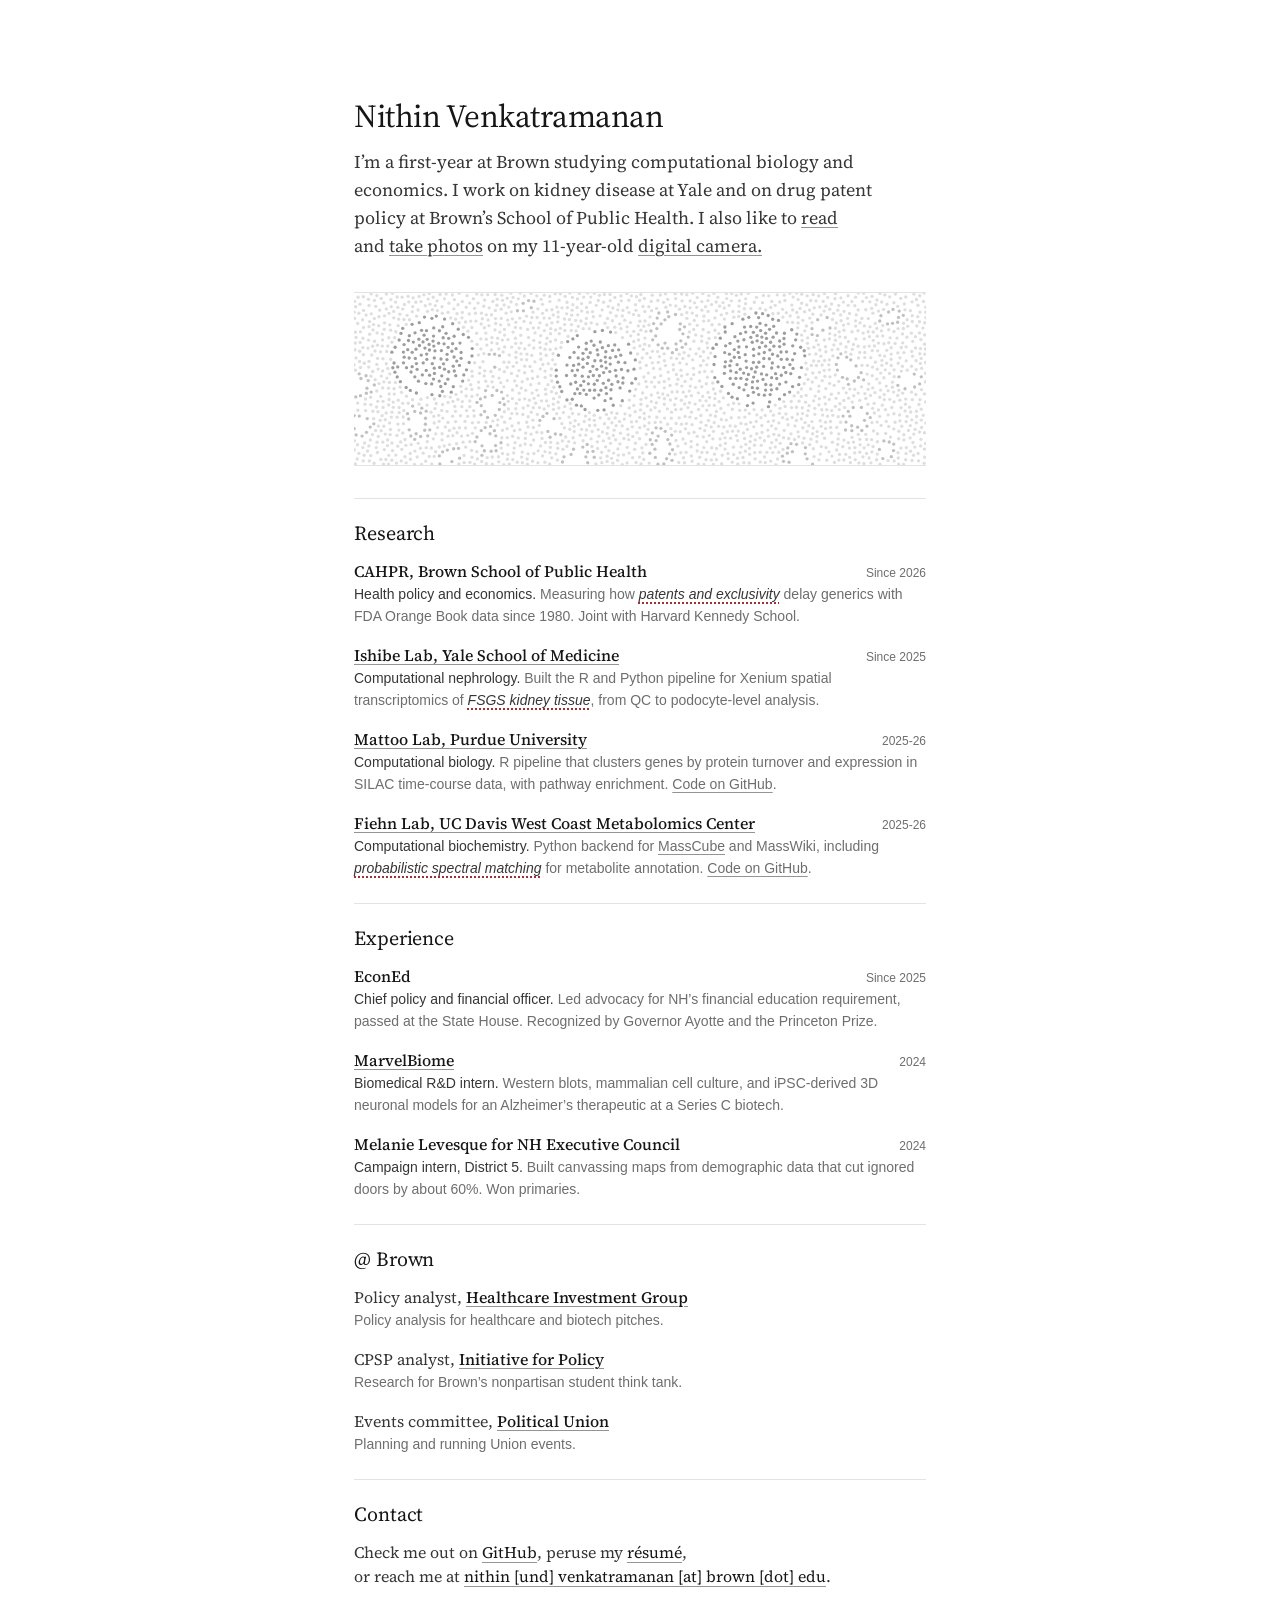
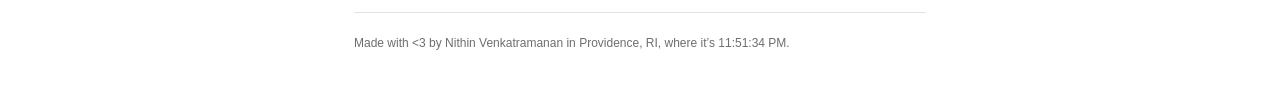
<file: index.html>
<!doctype html>
<html lang="en">

<head>
  <meta charset="utf-8">
  <meta name="viewport" content="width=device-width, initial-scale=1">
  <title>Nithin Venkatramanan</title>
  <meta name="description"
    content="Nithin Venkatramanan studies computational biology and economics at Brown University.">
  <meta name="author" content="Nithin Venkatramanan">
  <meta property="og:type" content="website">
  <meta property="og:title" content="Nithin Venkatramanan">
  <meta property="og:description" content="Computational biology and economics at Brown University.">
  <meta property="og:image" content="https://nvenk.com/assets/og.png?v=2">
  <meta name="twitter:card" content="summary_large_image">
  <meta name="theme-color" content="#ffffff">
  <link rel="icon" href="favicon.svg?v=nv2" type="image/svg+xml">
  <link rel="preconnect" href="https://fonts.googleapis.com">
  <link rel="preconnect" href="https://fonts.gstatic.com" crossorigin>
  <link rel="stylesheet"
    href="https://fonts.googleapis.com/css2?family=Source+Serif+4:ital,opsz,wght@0,8..60,400..500;1,8..60,400..500&display=swap">
  <link rel="stylesheet" href="assets/site.css?v=32">
  <script src="assets/figures.js?v=38" defer></script>
</head>

<body>
  <main class="page">

    <h1 class="name">Nithin Venkatramanan</h1>
    <p class="bio" data-reveal>I&rsquo;m a first-year at Brown studying computational biology and economics. I work on kidney
      disease at Yale and on drug patent policy at Brown&rsquo;s School of Public Health. I also like to <button class="reveal" type="button" aria-expanded="false"
        aria-controls="reading">read</button><br><span class="note" id="reading" hidden><span class="note-in">Currently reading: <a
          href="https://www.goodreads.com/en/book/show/60784368-once-upon-a-prime" target="_blank"
          rel="noreferrer">Once Upon a Prime: The Wondrous Connections Between Mathematics and Literature</a> by Sarah B.
        Hart</span></span> and <a href="photos.html">take&nbsp;photos</a> on my 11-year-old <button class="reveal" type="button" aria-expanded="false" aria-controls="camera">digital camera.</button><span
        class="note" id="camera" hidden><span class="note-in">The Canon PowerShot ELPH 170 IS is <span data-age>11 years and 0 days</span> old.</span></span></p>

    <a class="hero" href="tissue.html" data-fig="hero" aria-label="Open the interactive kidney section"><span
        class="hero-plate" data-plate></span></a>

    <section class="sec" aria-labelledby="h-research">
      <h2 id="h-research">Research</h2>
      <div class="entry">
        <div class="entry-head" style="flex-wrap: nowrap">
          <h3 class="org">CAHPR, Brown School of Public Health</h3><span class="date">Since 2026</span>
        </div>
        <p class="desc"><span class="role">Health policy and economics.</span> Measuring how <a
            class="fig-link" href="exclusivity.html">patents and exclusivity</a> delay generics with FDA Orange Book
          data since 1980. Joint with Harvard Kennedy School.</p>
      </div>
      <div class="entry">
        <div class="entry-head" style="flex-wrap: nowrap">
          <h3 class="org"><a href="https://medicine.yale.edu/lab/ishibe/"
              target="_blank" rel="noreferrer">Ishibe Lab, Yale School of Medicine</a></h3><span class="date">Since
            2025</span>
        </div>
        <p class="desc"><span class="role">Computational nephrology.</span> Built the R and Python pipeline
          for Xenium spatial transcriptomics of <a class="fig-link" href="tissue.html">FSGS kidney tissue</a>, from QC
          to podocyte-level analysis.</p>
      </div>
      <div class="entry">
        <div class="entry-head" style="flex-wrap: nowrap">
          <h3 class="org"><a href="https://www.bio.purdue.edu/lab/mattoo/"
              target="_blank" rel="noreferrer">Mattoo Lab, Purdue University</a></h3><span class="date">2025-26</span>
        </div>
        <p class="desc"><span class="role">Computational biology.</span> R pipeline that clusters genes by
          protein turnover and expression in SILAC time-course data, with pathway enrichment. <a
            href="https://github.com/ninv29/MattooLabWork"
            target="_blank" rel="noreferrer">Code on GitHub</a>.</p>
      </div>
      <div class="entry">
        <div class="entry-head" style="flex-wrap: nowrap">
          <h3 class="org"><a href="https://metabolomics.ucdavis.edu/fiehn-laboratory-untargeted-metabolomics" target="_blank" rel="noreferrer">Fiehn Lab, UC Davis West Coast Metabolomics Center</a></h3><span class="date">2025-26</span>
        </div>
        <p class="desc"><span class="role">Computational biochemistry.</span> Python backend for <a
            href="https://github.com/huaxuyu/masscube" target="_blank"
            rel="noreferrer">MassCube</a> and MassWiki, including <a class="fig-link" href="spectra.html">probabilistic
            spectral matching</a> for metabolite annotation. <a href="https://github.com/ninv29/FiehnLabWork" target="_blank" rel="noreferrer">Code on GitHub</a>.</p>
      </div>
    </section>

    <section class="sec" aria-labelledby="h-experience">
      <h2 id="h-experience">Experience</h2>
      <div class="entry">
        <div class="entry-head">
          <h3 class="org">EconEd</h3><span class="date">Since 2025</span>
        </div>
        <p class="desc"><span class="role">Chief policy and financial officer.</span> Led advocacy for NH&rsquo;s
          financial education requirement, passed at the State House. Recognized by Governor Ayotte and the Princeton
          Prize.</p>
      </div>
      <div class="entry">
        <div class="entry-head">
          <h3 class="org"><a href="https://www.marvelbiome.com/"
              target="_blank" rel="noreferrer">MarvelBiome</a></h3><span class="date">2024</span>
        </div>
        <p class="desc"><span class="role">Biomedical R&amp;D intern.</span> Western blots, mammalian cell culture, and
          iPSC-derived 3D neuronal models for an Alzheimer&rsquo;s therapeutic at a Series C biotech.</p>
      </div>
      <div class="entry">
        <div class="entry-head" style="flex-wrap: nowrap">
          <h3 class="org">Melanie Levesque for NH Executive Council</h3><span class="date">2024</span>
        </div>
        <p class="desc"><span class="role">Campaign intern, District 5.</span> Built canvassing maps from demographic
          data that cut ignored doors by about 60%. Won primaries.</p>
      </div>
    </section>

    <section class="sec" aria-labelledby="h-brown">
      <h2 id="h-brown">@ Brown</h2>
      <div class="entry">
        <h3 class="org"><span class="at">Policy analyst,</span> <a
            href="https://www.brownhealthcareinvestmentgroup.com/"
            target="_blank" rel="noreferrer">Healthcare Investment Group</a></h3>
        <p class="desc">Policy analysis for healthcare and biotech pitches.</p>
      </div>
      <div class="entry">
        <h3 class="org"><span class="at">CPSP analyst,</span> <a href="https://brownpolicy.org/" target="_blank" rel="noreferrer">Initiative for Policy</a></h3>
        <p class="desc">Research for Brown&rsquo;s nonpartisan student think tank.</p>
      </div>
      <div class="entry">
        <h3 class="org"><span class="at">Events committee,</span> <a href="https://www.brownpoliticalunion.org/" target="_blank" rel="noreferrer">Political Union</a></h3>
        <p class="desc">Planning and running Union events.</p>
      </div>
    </section>

    <section class="sec" aria-labelledby="h-contact">
      <h2 id="h-contact">Contact</h2>
      <p class="check">Check me out on <span class="rot" data-rotate><a href="https://github.com/ninv29" target="_blank"
            rel="noreferrer">GitHub</a></span>, peruse my <a class="mail" href="Nithin_Venkatramanan_ResumeNov26v3.pdf" target="_blank" rel="noreferrer" data-resume>r&eacute;sum&eacute;</a>,<br>or reach me at <a class="mail" data-mail>nithin [und] venkatramanan [at] brown [dot] edu</a>.</p>
    </section>

    <footer class="foot">
      <span data-clock>Made with &lt;3 by Nithin Venkatramanan in Providence, RI.</span>
    </footer>
  </main>
</body>

</html>
</file>
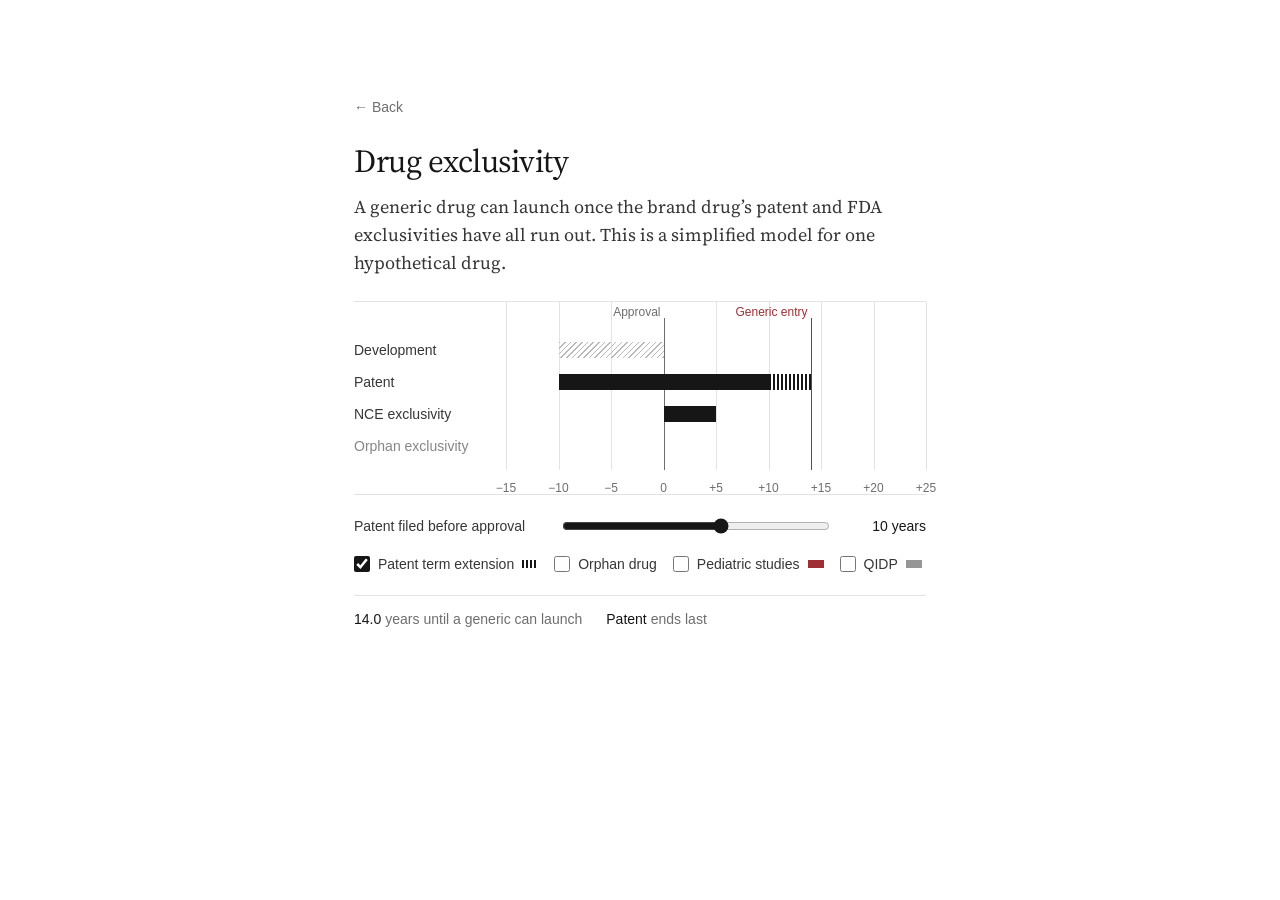
<file: exclusivity.html>
<!doctype html>
<html lang="en">
<head>
  <meta charset="utf-8">
  <meta name="viewport" content="width=device-width, initial-scale=1">
  <title>Drug exclusivity | Nithin Venkatramanan</title>
  <meta name="description" content="An interactive model of when a generic drug can launch.">
  <meta property="og:type" content="website">
  <meta property="og:title" content="Drug exclusivity">
  <meta property="og:description" content="An interactive model of when a generic drug can launch.">
  <meta property="og:image" content="https://nvenk.com/assets/og.png?v=2">
  <meta name="twitter:card" content="summary_large_image">
  <meta name="theme-color" content="#ffffff">
  <link rel="icon" href="favicon.svg?v=nv2" type="image/svg+xml">
  <link rel="preconnect" href="https://fonts.googleapis.com">
  <link rel="preconnect" href="https://fonts.gstatic.com" crossorigin>
  <link rel="stylesheet" href="https://fonts.googleapis.com/css2?family=Source+Serif+4:ital,opsz,wght@0,8..60,400..500;1,8..60,400..500&display=swap">
  <link rel="stylesheet" href="assets/site.css?v=32">
  <script src="assets/figures.js?v=38" defer></script>
</head>
<body>
  <main class="page">
    <a class="back" href="./" data-back><span aria-hidden="true">&larr;</span> Back</a>
    <h1 class="fig-title">Drug exclusivity</h1>
    <p class="lead">A generic drug can launch once the brand drug&rsquo;s patent and FDA exclusivities have all run out. This is a simplified model for one hypothetical drug.</p>
    <figure class="fig xfig" data-fig="exclusivity">
      <div class="plate">
        <div class="xgrid">
          <div class="xlines" data-lines></div>
          <div class="xrow" data-row="dev"><span>Development</span><div class="xtrack"><span class="xseg dev" data-seg="dev"></span></div></div>
          <div class="xrow" data-row="patent"><span>Patent</span><div class="xtrack"><span class="xseg base" data-seg="patent"></span><span class="xseg pte" data-seg="pte"></span><span class="xseg ped" data-seg="patent-ped"></span></div></div>
          <div class="xrow" data-row="nce"><span>NCE exclusivity</span><div class="xtrack"><span class="xseg base" data-seg="nce"></span><span class="xseg gain" data-seg="nce-gain"></span><span class="xseg ped" data-seg="nce-ped"></span></div></div>
          <div class="xrow" data-row="orphan"><span>Orphan exclusivity</span><div class="xtrack"><span class="xseg base" data-seg="orphan"></span><span class="xseg gain" data-seg="orphan-gain"></span><span class="xseg ped" data-seg="orphan-ped"></span></div></div>
        </div>
        <div class="xaxis" data-axis></div>
      </div>
      <div class="controls">
        <label class="ctl"><span>Patent filed before approval</span><input type="range" min="4" max="14" value="10" step="0.5" data-dev><output data-dev-out>10 years</output></label>
        <div class="checks">
          <label><input type="checkbox" data-opt="pte" checked> Patent term extension <i class="sw sw-pte"></i></label>
          <label><input type="checkbox" data-opt="orphan"> Orphan drug</label>
          <label><input type="checkbox" data-opt="ped"> Pediatric studies <i class="sw sw-ped"></i></label>
          <label><input type="checkbox" data-opt="gain"> QIDP <i class="sw sw-gain"></i></label>
        </div>
      </div>
      <div class="stats">
        <div><span class="stat-n"><span data-stat="entry">0.0</span><small>years</small></span><span class="stat-l">until a generic can launch</span></div>
        <div><span class="stat-n" data-stat="bind">Patent</span><span class="stat-l">ends last</span></div>
      </div>
    </figure>
  </main>
</body>
</html>
</file>
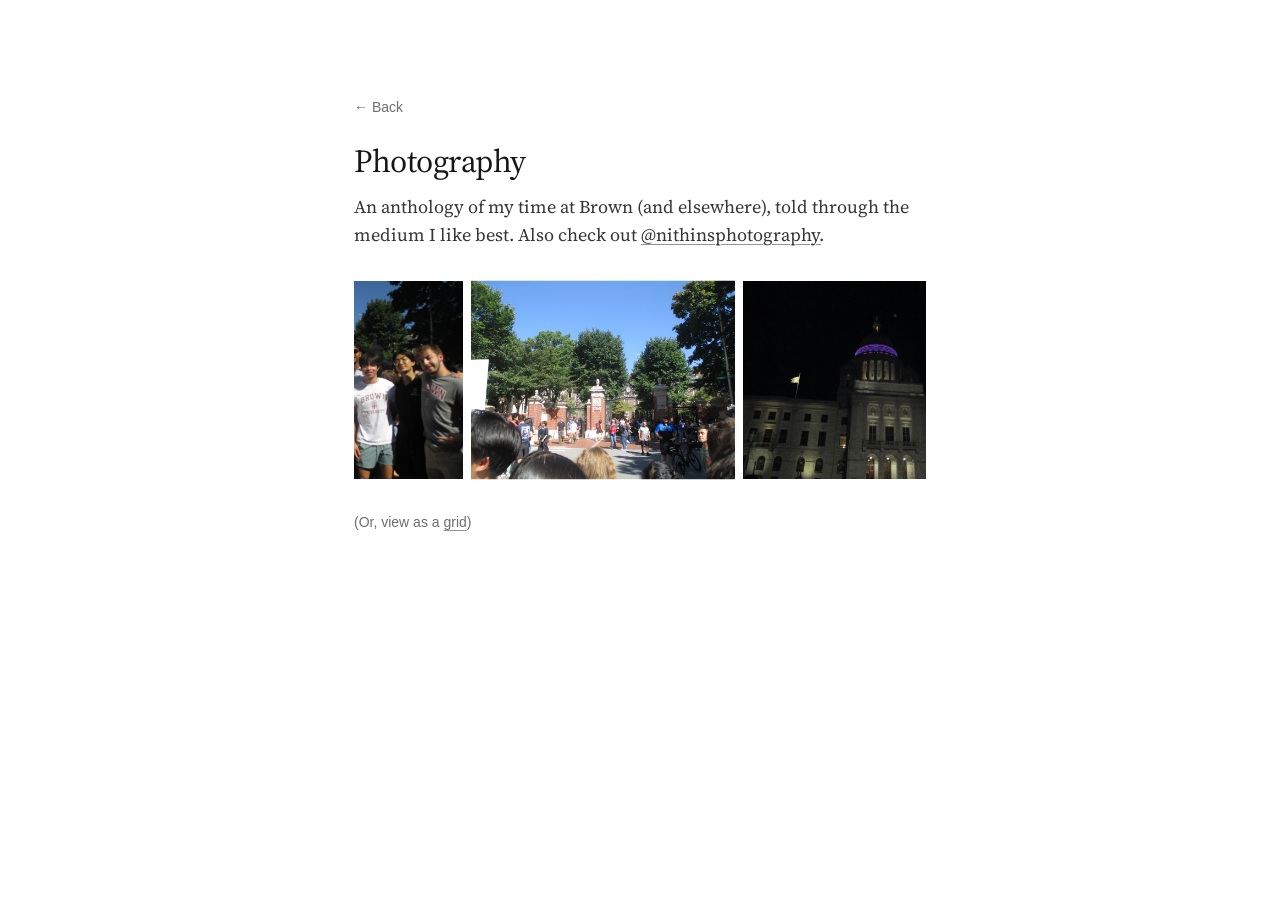
<file: photos.html>
<!doctype html>
<html lang="en">
<head>
  <meta charset="utf-8">
  <meta name="viewport" content="width=device-width, initial-scale=1">
  <title>Photography | Nithin Venkatramanan</title>
  <meta name="description" content="An anthology of Nithin Venkatramanan&rsquo;s time at Brown, told through photographs.">
  <meta property="og:type" content="website">
  <meta property="og:title" content="Photography">
  <meta property="og:description" content="An anthology of Nithin Venkatramanan&rsquo;s time at Brown, told through photographs.">
  <meta property="og:image" content="https://nvenk.com/assets/og.png?v=2">
  <meta name="twitter:card" content="summary_large_image">
  <meta name="theme-color" content="#ffffff">
  <link rel="icon" href="favicon.svg?v=nv2" type="image/svg+xml">
  <link rel="preconnect" href="https://fonts.googleapis.com">
  <link rel="preconnect" href="https://fonts.gstatic.com" crossorigin>
  <link rel="stylesheet" href="https://fonts.googleapis.com/css2?family=Source+Serif+4:ital,opsz,wght@0,8..60,400..500;1,8..60,400..500&display=swap">
  <link rel="stylesheet" href="assets/site.css?v=32">
  <script src="assets/figures.js?v=38" defer></script>
</head>
<body>
  <main class="page">
      <a class="back" href="./" data-back><span aria-hidden="true">&larr;</span> Back</a>
      <h1 class="fig-title">Photography</h1>
      <p class="lead">An anthology of my time at Brown (and elsewhere), told through the medium I like best. Also check out <a
          href="https://www.instagram.com/nithinsphotography/" target="_blank" rel="noreferrer">@nithinsphotography</a>.</p>
    <div class="reel" role="group" aria-label="Photographs from my time at Brown" data-reel>
        <figure class="shot"><img src="assets/photos/img-0410-960.jpg" data-full="assets/photos/img-0410-2048.jpg" width="960" height="720" alt="A crowd gathered at night under strings of lights, a lit building behind them" draggable="false" tabindex="0" role="button"></figure>
        <figure class="shot"><img src="assets/photos/img-0427-960.jpg" data-full="assets/photos/img-0427-2048.jpg" width="960" height="720" alt="A group of friends posing together in a room" draggable="false" tabindex="0" role="button"></figure>
        <figure class="shot"><img src="assets/photos/img-0442-960.jpg" data-full="assets/photos/img-0442-2048.jpg" width="960" height="720" alt="Five friends smiling outdoors on a sunny day" draggable="false" tabindex="0" role="button"></figure>
        <figure class="shot"><img src="assets/photos/img-0444-960.jpg" data-full="assets/photos/img-0444-2048.jpg" width="960" height="720" alt="A large group of students posing outdoors in the sun" draggable="false" tabindex="0" role="button"></figure>
        <figure class="shot"><img src="assets/photos/img-0446-960.jpg" data-full="assets/photos/img-0446-2048.jpg" width="960" height="720" alt="Students walking past brick campus gates under a blue sky" draggable="false" tabindex="0" role="button"></figure>
        <figure class="shot"><img src="assets/photos/img-0459-960.jpg" data-full="assets/photos/img-0459-2048.jpg" width="960" height="720" alt="A domed stone capitol building at night, its dome ringed with purple light" draggable="false" tabindex="0" role="button"></figure>
        <figure class="shot"><img src="assets/photos/img-0461-960.jpg" data-full="assets/photos/img-0461-2048.jpg" width="960" height="720" alt="Two friends taking a selfie at night in front of a lit stone building" draggable="false" tabindex="0" role="button"></figure>
        <figure class="shot"><img src="assets/photos/img-0464-960.jpg" data-full="assets/photos/img-0464-2048.jpg" width="960" height="720" alt="Students relaxing on a campus green at dusk, brick buildings and tall trees behind them" draggable="false" tabindex="0" role="button"></figure>
        <figure class="shot"><img src="assets/photos/img-0478-960.jpg" data-full="assets/photos/img-0478-2048.jpg" width="960" height="720" alt="A large group of friends in Brown sweatshirts posing together outside in the evening" draggable="false" tabindex="0" role="button"></figure>
        <figure class="shot"><img src="assets/photos/img-0479-960.jpg" data-full="assets/photos/img-0479-2048.jpg" width="960" height="720" alt="A pink and purple sunset sky framed by silhouetted trees and a lit streetlamp" draggable="false" tabindex="0" role="button"></figure>
        <figure class="shot"><img src="assets/photos/img-0480-960.jpg" data-full="assets/photos/img-0480-2048.jpg" width="960" height="720" alt="A floodlit football field during a night game in the rain, teams huddled on the sidelines" draggable="false" tabindex="0" role="button"></figure>
        <figure class="shot"><img src="assets/photos/img-0489-960.jpg" data-full="assets/photos/img-0489-2048.jpg" width="960" height="720" alt="A workroom with sewing machines and a whiteboard with Nithin&rsquo;s name written on it" draggable="false" tabindex="0" role="button"></figure>
        <figure class="shot"><img src="assets/photos/img-0508-960.jpg" data-full="assets/photos/img-0508-2048.jpg" width="960" height="720" alt="Looking through a vaulted stone archway toward an ornate red sandstone building on a sunny day" draggable="false" tabindex="0" role="button"></figure>
        <figure class="shot"><img src="assets/photos/img-0513-960.jpg" data-full="assets/photos/img-0513-2048.jpg" width="960" height="720" alt="A path between stone buildings, a castle-like tower, and a tall pine under a blue sky with autumn leaves on the grass" draggable="false" tabindex="0" role="button"></figure>
        <figure class="shot"><img src="assets/photos/img-0517-960.jpg" data-full="assets/photos/img-0517-2048.jpg" width="960" height="720" alt="Five friends in backpacks standing on a lawn in front of a stone campus building in autumn" draggable="false" tabindex="0" role="button"></figure>
        <figure class="shot"><img src="assets/photos/img-0523-960.jpg" data-full="assets/photos/img-0523-2048.jpg" width="960" height="720" alt="A smiling student in front of a stone building with a clock tower and an arched entrance" draggable="false" tabindex="0" role="button"></figure>
        <figure class="shot"><img src="assets/photos/img-0531-960.jpg" data-full="assets/photos/img-0531-2048.jpg" width="960" height="720" alt="Stone steps flanked by two bronze tiger statues leading up to a bare tree and a domed cupola" draggable="false" tabindex="0" role="button"></figure>
        <figure class="shot"><img src="assets/photos/img-hallo-960.jpg" data-full="assets/photos/img-hallo-2048.jpg" width="960" height="720" alt="Two friends in Halloween costumes, one in a lab coat and the other in an orange safety vest" draggable="false" tabindex="0" role="button"></figure>
    </div>
    <p class="reel-switch" hidden>(Or, view as a <button class="reveal" type="button" data-reel-switch>grid</button>)</p>
  </main>
</body>
</html>
</file>
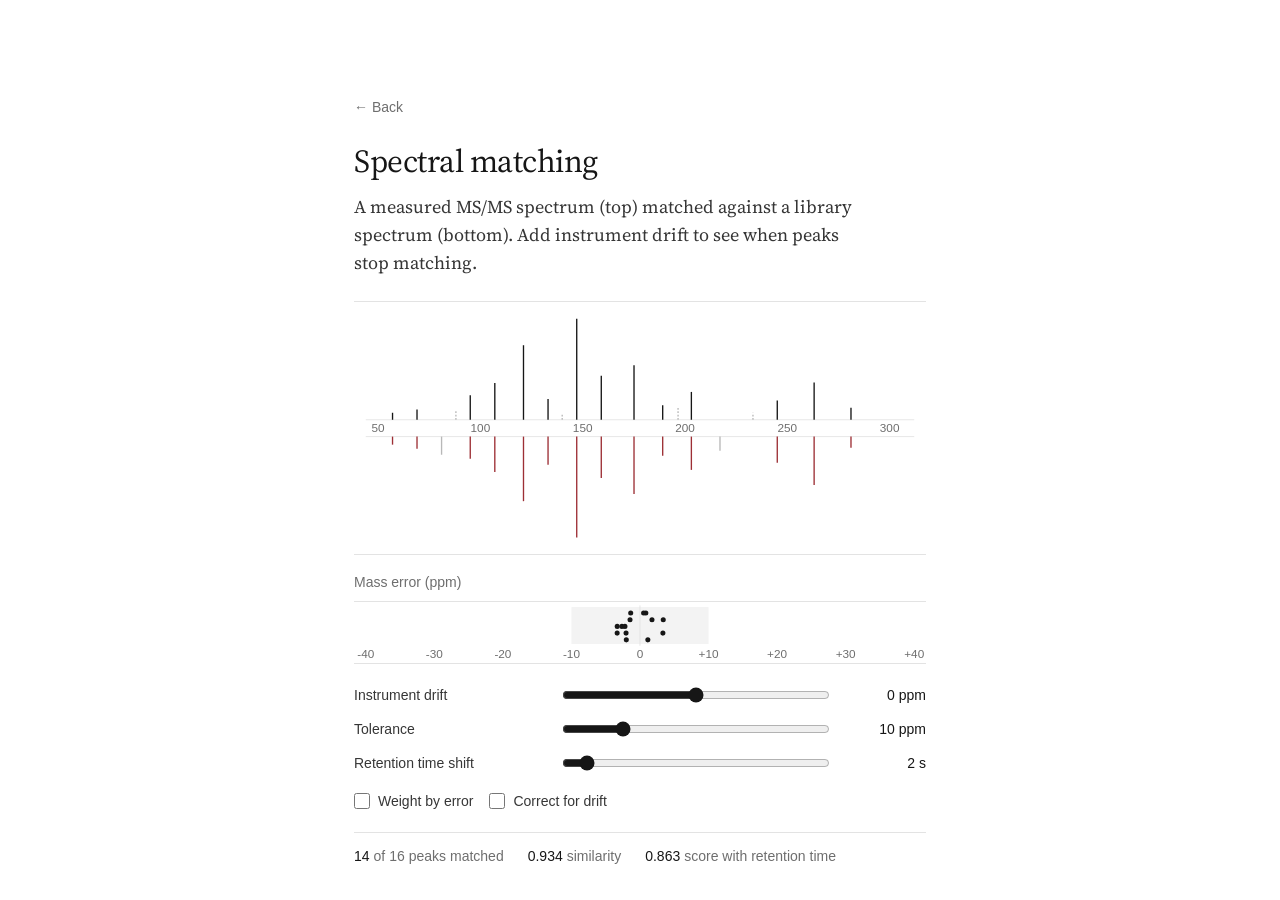
<file: spectra.html>
<!doctype html>
<html lang="en">
<head>
  <meta charset="utf-8">
  <meta name="viewport" content="width=device-width, initial-scale=1">
  <title>Spectral matching | Nithin Venkatramanan</title>
  <meta name="description" content="An interactive example of matching an MS/MS spectrum to a library spectrum.">
  <meta property="og:type" content="website">
  <meta property="og:title" content="Spectral matching">
  <meta property="og:description" content="An interactive example of matching an MS/MS spectrum to a library spectrum.">
  <meta property="og:image" content="https://nvenk.com/assets/og.png?v=2">
  <meta name="twitter:card" content="summary_large_image">
  <meta name="theme-color" content="#ffffff">
  <link rel="icon" href="favicon.svg?v=nv2" type="image/svg+xml">
  <link rel="preconnect" href="https://fonts.googleapis.com">
  <link rel="preconnect" href="https://fonts.gstatic.com" crossorigin>
  <link rel="stylesheet" href="https://fonts.googleapis.com/css2?family=Source+Serif+4:ital,opsz,wght@0,8..60,400..500;1,8..60,400..500&display=swap">
  <link rel="stylesheet" href="assets/site.css?v=32">
  <script src="assets/figures.js?v=38" defer></script>
</head>
<body>
  <main class="page">
    <a class="back" href="./" data-back><span aria-hidden="true">&larr;</span> Back</a>
    <h1 class="fig-title">Spectral matching</h1>
    <p class="lead">A measured MS/MS spectrum (top) matched against a library spectrum (bottom). Add instrument drift to see when peaks stop matching.</p>
    <figure class="fig spec" data-fig="spectra">
      <div class="plate" data-plate></div>
      <div class="fig-bar fig-bar-sub"><span>Mass error (ppm)</span><span data-offset></span></div>
      <div class="plate" data-err></div>
      <div class="controls">
        <label class="ctl"><span>Instrument drift</span><input type="range" min="-25" max="25" value="0" step="0.5" data-drift><output data-drift-out>0 ppm</output></label>
        <label class="ctl"><span>Tolerance</span><input type="range" min="2" max="40" value="10" step="0.5" data-tol><output data-tol-out>10 ppm</output></label>
        <label class="ctl"><span>Retention time shift</span><input type="range" min="0" max="30" value="2" step="0.5" data-rt><output data-rt-out>2 s</output></label>
        <div class="checks">
          <label><input type="checkbox" data-model> Weight by error</label>
          <label><input type="checkbox" data-recal> Correct for drift</label>
        </div>
      </div>
      <div class="stats">
        <div><span class="stat-n"><span data-stat="matched">0</span><small>of 16</small></span><span class="stat-l">peaks matched</span></div>
        <div><span class="stat-n" data-stat="cos">0.000</span><span class="stat-l">similarity</span></div>
        <div><span class="stat-n" data-stat="score">0.000</span><span class="stat-l">score with retention time</span></div>
      </div>
    </figure>
  </main>
</body>
</html>
</file>
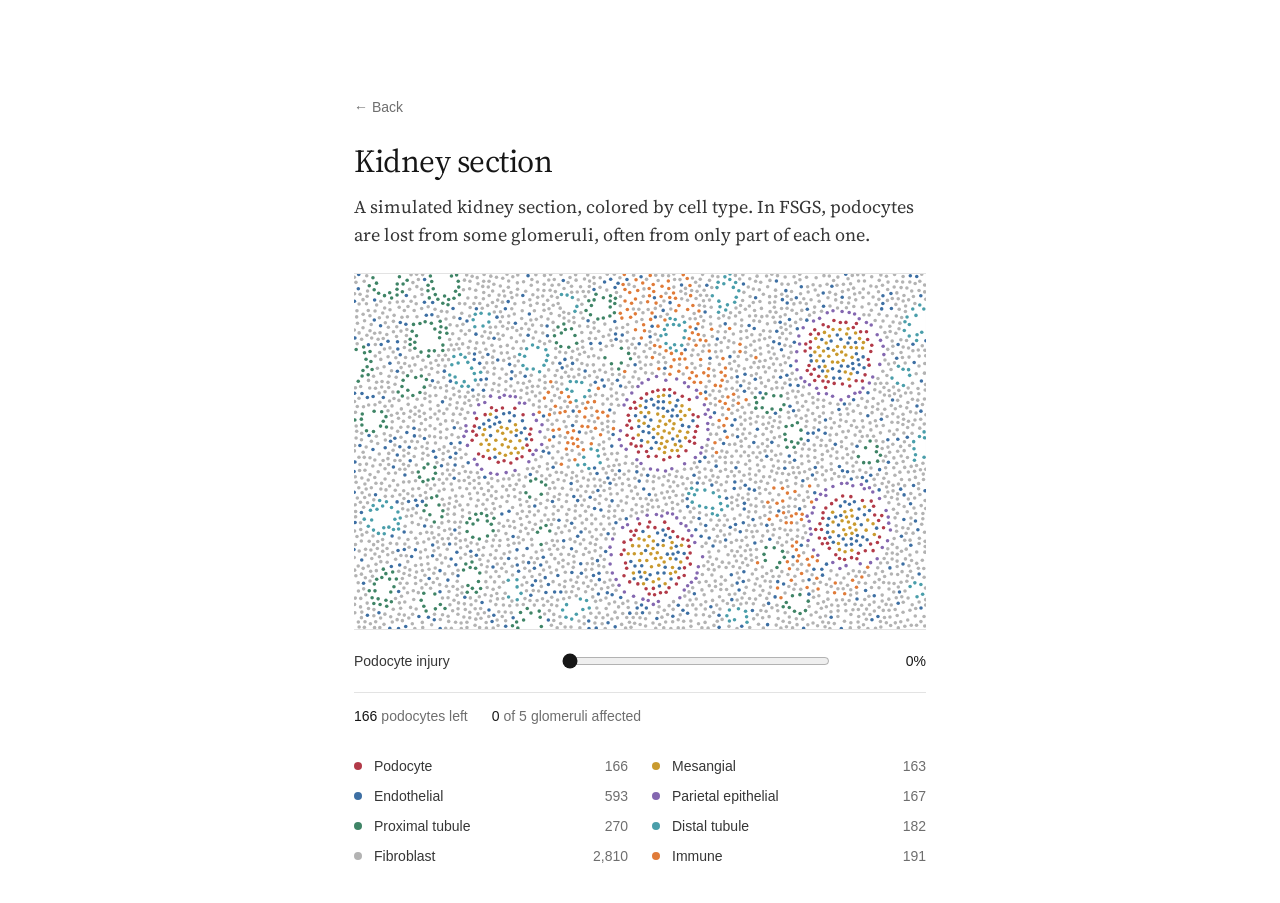
<file: tissue.html>
<!doctype html>
<html lang="en">
<head>
  <meta charset="utf-8">
  <meta name="viewport" content="width=device-width, initial-scale=1">
  <title>Kidney section | Nithin Venkatramanan</title>
  <meta name="description" content="An interactive simulated kidney section showing podocyte loss in FSGS.">
  <meta property="og:type" content="website">
  <meta property="og:title" content="Kidney section">
  <meta property="og:description" content="An interactive simulated kidney section showing podocyte loss in FSGS.">
  <meta property="og:image" content="https://nvenk.com/assets/og.png?v=2">
  <meta name="twitter:card" content="summary_large_image">
  <meta name="theme-color" content="#ffffff">
  <link rel="icon" href="favicon.svg?v=nv2" type="image/svg+xml">
  <link rel="preconnect" href="https://fonts.googleapis.com">
  <link rel="preconnect" href="https://fonts.gstatic.com" crossorigin>
  <link rel="stylesheet" href="https://fonts.googleapis.com/css2?family=Source+Serif+4:ital,opsz,wght@0,8..60,400..500;1,8..60,400..500&display=swap">
  <link rel="stylesheet" href="assets/site.css?v=32">
  <script src="assets/figures.js?v=38" defer></script>
</head>
<body>
  <main class="page">
    <a class="back" href="./" data-back><span aria-hidden="true">&larr;</span> Back</a>
    <h1 class="fig-title">Kidney section</h1>
    <p class="lead">A simulated kidney section, colored by cell type. In FSGS, podocytes are lost from some glomeruli, often from only part of each one.</p>
    <figure class="fig" data-fig="tissue">
      <div class="plate tissue-plate" data-plate><span class="tag" data-readout></span></div>
      <div class="controls">
        <label class="ctl"><span>Podocyte injury</span><input type="range" min="0" max="100" value="0" step="1" data-injury><output data-injury-out>0%</output></label>
      </div>
      <div class="stats">
        <div><span class="stat-n" data-stat="pods">0</span><span class="stat-l">podocytes left</span></div>
        <div><span class="stat-n"><span data-stat="gloms">0</span><small>of 5</small></span><span class="stat-l">glomeruli affected</span></div>
      </div>
      <ul class="legend" data-legend aria-label="Cell types"></ul>
    </figure>
  </main>
</body>
</html>
</file>
<file: assets/site.css>
/* Site styles. Spacing sits on a 4px scale; type uses the ramp below.
   Source Serif for headings and prose, Arial for details. */

:root {
  --paper: #ffffff;
  --ink: #161616;
  --ink-2: #363636;
  --muted: #6e6e6e;
  --faint: #b8b8b8;
  --rule: #e3e3e3;
  --wash: #f3f3f3;
  --line: #949494;
  --accent: #9d2f35;

  --c-pod: #b23a48;
  --c-mes: #c99a2e;
  --c-endo: #3d6fa3;
  --c-pec: #8467b0;
  --c-pt: #3f8466;
  --c-dt: #4a9eaa;
  --c-fib: #b3b3b3;
  --c-imm: #e07b39;
  --c-scl: #9a9a9a;

  --serif: "Source Serif 4", "Iowan Old Style", "Palatino Linotype", Palatino, Georgia, serif;
  --sans: Arial, "Helvetica Neue", Helvetica, sans-serif;
  --type-display: 400 32px/40px var(--serif);
  --type-title: 400 20px/28px var(--serif);
  --type-lead: 400 18px/28px var(--serif);
  --type-heading: 500 16px/24px var(--serif);
  --type-prose: 400 16px/24px var(--serif);
  --type-body: 400 14px/22px var(--sans);
  --type-small: 400 12px/20px var(--sans);

  --ease: cubic-bezier(.2, .7, .2, 1);
  /* for the page transitions and hover effects: quick to start, long to settle */
  --ease-out: cubic-bezier(.16, 1, .3, 1);
  --ease-soft: cubic-bezier(.2, 0, 0, 1);
  color-scheme: light;
}

*, *::before, *::after { box-sizing: border-box; }
html { -webkit-text-size-adjust: 100%; }
body {
  margin: 0;
  background: var(--paper);
  color: var(--ink);
  font: var(--type-body);
  -webkit-font-smoothing: antialiased;
  -moz-osx-font-smoothing: grayscale;
  text-rendering: optimizeLegibility;
}
::selection { background: color-mix(in srgb, var(--accent) 16%, transparent); }
p, li { text-wrap: pretty; }
h1, h2, h3 { margin: 0; font-weight: 500; text-wrap: balance; }
em, i { font-style: normal; }
:focus-visible { outline: 2px solid var(--accent); outline-offset: 4px; }

a {
  color: inherit;
  text-decoration: underline 1px;
  text-underline-offset: 3px;
  text-decoration-color: var(--line);
  transition: text-decoration-color .2s var(--ease), color .2s var(--ease);
}
a:hover { text-decoration-color: currentColor; }

/* links into the interactive figures */
a.fig-link {
  font-style: italic;
  color: var(--ink-2);
  text-decoration: underline dotted 1.5px;
  text-decoration-color: var(--accent);
}
/* Bold on hover is drawn as a thin outline around the letters, so it can ease in and the words after it stay put. */
a.fig-link { transition: color .3s var(--ease-soft), -webkit-text-stroke-width .3s var(--ease-soft); }
a.fig-link:hover { color: var(--ink); -webkit-text-stroke-width: .45px; }

/* home */

.page { max-width: 620px; margin: 0 auto; padding: 96px 24px 32px; }

.name, .fig-title { font: var(--type-display); letter-spacing: -.015em; }
.bio, .lead { margin: 12px 0 0; font: var(--type-lead); color: var(--ink-2); }
.bio { text-wrap: wrap; }
.reveal { padding: 0; border: 0; background: none; font: inherit; color: inherit; cursor: pointer; text-decoration: underline 1px; text-underline-offset: 3px; text-decoration-color: var(--line); transition: text-decoration-color .2s var(--ease); }
.reveal:hover, .reveal[aria-expanded="true"] { text-decoration-color: currentColor; }
.note { display: block; overflow: hidden; color: var(--muted); opacity: 0; transition: height .44s var(--ease-out), opacity .28s var(--ease-soft); }
.note-in { display: block; padding: 8px 0; transform: translateY(-4px); filter: blur(2px); transition: transform .44s var(--ease-out), filter .44s var(--ease-out); }
.note.on { opacity: 1; }
.note.on .note-in { transform: none; filter: none; }
.note[hidden] { display: none; }

.hero { display: block; margin: 32px 0 0; text-decoration: none; }
.hero-plate { display: block; position: relative; border-top: 1px solid var(--rule); border-bottom: 1px solid var(--rule); touch-action: pan-y; box-sizing: content-box; aspect-ratio: 1000 / 300; }
.hero-plate canvas { display: block; width: 100%; cursor: pointer; }
canvas, .plate svg { animation: appear .24s var(--ease); }
@keyframes appear { from { opacity: 0; } }

.sec { margin-top: 24px; }
.hero + .sec { margin-top: 32px; }
.sec > h2 { font: var(--type-title); letter-spacing: -.005em; color: var(--ink); padding-top: 20px; border-top: 1px solid var(--rule); margin-bottom: 12px; }

.entry { margin: 0 0 16px; }
.date { transition: color .2s var(--ease-soft); }
.entry:hover .date { color: var(--ink-2); }
.entry:last-child { margin-bottom: 0; }
.entry-head { display: flex; justify-content: space-between; align-items: baseline; gap: 0 16px; }
.org { font: var(--type-heading); color: var(--ink); min-width: 0; }
.date { font: var(--type-small); color: var(--muted); white-space: nowrap; font-variant-numeric: tabular-nums; }
.desc { margin: 0; color: var(--muted); }
.role { color: var(--ink-2); }

.org .at { font-weight: 400; color: var(--ink-2); }

/* Links that turn italic under the cursor (set up in figures.js). Each letter sits in a slot with an upright and an
   italic copy. On hover the slot eases to the italic letter's width while the copies crossfade and lean together;
   the incoming copy fades in faster than the outgoing one fades out, so the letter never looks faint. */
.lean { display: inline-block; position: relative; white-space: nowrap; text-decoration: inherit; }
/* The hover area keeps the upright word's width while the italic one is narrower, so a cursor near the right edge
   doesn't see the word shrink out from under it and flick back and forth. */
.lean::after, .rot a::after { content: ""; position: absolute; left: 0; top: 0; bottom: 0; width: var(--w-hit, 100%); }
/* The underline layer's letters are transparent, so its underline takes the link's color from figures.js. */
.lean-line { position: absolute; left: 0; top: 0; color: transparent; white-space: pre; text-decoration: inherit; pointer-events: none; transform-origin: 0 0; transition: transform .45s var(--ease-out), text-decoration-color .2s var(--ease); }
[data-lean]:hover .lean-line, [data-lean][aria-expanded="true"] .lean-line { text-decoration-color: var(--lean-ink); }
.lean-probe { position: absolute; left: 0; top: 0; visibility: hidden; white-space: pre; }
.lg { display: inline-grid; width: var(--a-up); transition: width .45s var(--ease-out); }
.lg > span { grid-area: 1 / 1; justify-self: start; white-space: pre; transform-origin: 0 75%; transition: opacity .28s var(--ease-soft), transform .45s var(--ease-out); }
.lg-it { font-style: italic; opacity: 0; transform: skewX(10deg); transition-duration: .45s; }
[data-lean]:hover .lg, .rot a.lean-on .lg { width: var(--a-it); }
[data-lean]:hover .lean-line { transform: scaleX(var(--to-it)); }
[data-lean]:hover .lg-up, .rot a.lean-on .lg-up { opacity: 0; transform: skewX(-10deg); transition-duration: .45s; }
[data-lean]:hover .lg-it, .rot a.lean-on .lg-it { opacity: 1; transform: none; transition-duration: .28s, .45s; }
.lean.measuring .lg, .lean.measuring .lg > span, .lean.measuring .lean-line { transition: none; }

/* contact */
.check { margin: 0; font: var(--type-prose); color: var(--ink-2); }
.check .mail { display: inline-block; white-space: nowrap; color: var(--ink); text-decoration: none; line-height: 20px; border-bottom: 1px solid var(--line); transition: border-color .2s var(--ease); }
.check .mail:hover { border-bottom-color: var(--ink); }
.rot { display: inline-block; vertical-align: bottom; white-space: nowrap; }
.rot a {
  display: inline-block;
  position: relative;
  color: var(--ink);
  text-decoration: none;
  border-bottom: 1px solid var(--line);
  line-height: 20px;
  transition: width .45s var(--ease), border-color .2s var(--ease);
}
.rot a:hover { border-bottom-color: var(--ink); }
.rot .l { display: inline-block; transition: transform .38s var(--ease), opacity .3s var(--ease); transition-delay: calc(var(--i) * 16ms); }
.rot .l.pre { transform: translateY(-.45em); opacity: 0; }
.rot .l.out { transform: translateY(.45em); opacity: 0; transition-duration: .24s, .2s; transition-delay: calc(var(--i) * 8ms); }
.rot-old { position: absolute; left: 0; top: 0; white-space: nowrap; pointer-events: none; }
.rot-measure { position: absolute; visibility: hidden; white-space: nowrap; pointer-events: none; }

.foot { margin-top: 24px; padding-top: 20px; border-top: 1px solid var(--rule); display: flex; gap: 4px 24px; flex-wrap: wrap; font: var(--type-small); color: var(--muted); font-variant-numeric: tabular-nums; }

/* figure pages */

.back { display: inline-flex; gap: 4px; align-items: center; min-height: 44px; margin: -12px 0 0 -8px; padding: 0 8px; color: var(--muted); text-decoration: none; }
.back { transition: color .2s var(--ease-soft), scale .14s var(--ease-soft); }
.back span { display: inline-block; transition: transform .36s var(--ease-out); }
.back:hover { color: var(--ink); }
.back:hover span { transform: translateX(-3px); }
.back:active { scale: .97; }
.fig-title { margin-top: 12px; }

.fig { margin: 24px 0 0; }
.fig-bar { display: flex; justify-content: space-between; gap: 4px 20px; flex-wrap: wrap; margin-bottom: 8px; color: var(--muted); min-height: 20px; }
.fig-bar b { font-weight: 500; color: var(--ink); }
.fig-bar-sub { margin-top: 16px; }
.plate { position: relative; border-top: 1px solid var(--rule); border-bottom: 1px solid var(--rule); }
.plate canvas, .plate svg { display: block; width: 100%; }
.plate svg { overflow: visible; }
.tissue-plate, .spec [data-plate], .spec [data-err] { box-sizing: content-box; }
.tissue-plate { aspect-ratio: 1000 / 620; }
.spec [data-plate] { aspect-ratio: 680 / 300; }
.spec [data-err] { aspect-ratio: 680 / 72; }

.controls { display: grid; gap: 12px; margin-top: 20px; color: var(--ink-2); }
.ctl { display: grid; grid-template-columns: 192px minmax(0, 1fr) 80px; align-items: center; gap: 16px; }
.ctl output { text-align: right; color: var(--ink); font-variant-numeric: tabular-nums; }
.checks { display: flex; flex-wrap: wrap; gap: 8px 16px; margin-top: 4px; }
.checks label { display: inline-flex; align-items: center; gap: 8px; cursor: pointer; }
input[type="range"], input[type="checkbox"] { accent-color: var(--ink); }
input[type="range"] { width: 100%; margin: 0; cursor: pointer; }
input[type="checkbox"] { width: 16px; height: 16px; margin: 0; cursor: pointer; }

.stats { display: flex; flex-wrap: wrap; gap: 4px 24px; margin-top: 20px; padding-top: 12px; border-top: 1px solid var(--rule); color: var(--muted); }
.stat-n { color: var(--ink); font-weight: 500; font-variant-numeric: tabular-nums; }
.stat-n small { font-size: inherit; font-weight: 400; color: var(--muted); margin-left: 4px; }
.stat-l { margin-left: 4px; }

/* photography */
.reel { --w: clamp(200px, 46vw, 264px); position: relative; display: flex; gap: 8px; margin: 32px 0 0; overflow-x: auto; touch-action: pan-y; outline-offset: -2px; }
.shot { flex: none; width: var(--w); aspect-ratio: 4 / 3; margin: 0; background: var(--wash); }
.shot img { display: block; width: 100%; height: 100%; user-select: none; transition: opacity .32s var(--ease); }
.reel.live { display: block; height: calc(var(--w) * .75); overflow: hidden; overflow-x: clip; overflow-y: visible; }
.reel.live .shot { position: absolute; top: calc(var(--w) * -.09375); left: 50%; width: calc(var(--w) * 1.25); margin-left: calc(var(--w) * -.625); will-change: transform; backface-visibility: hidden; }
.reel.live.open { overflow: visible; }
.reel.live img:not(.in) { opacity: 0; }

.shot img { cursor: pointer; }
.shot img:focus-visible { outline-offset: -4px; }
.reel-switch { margin: 32px 0 0; color: var(--muted); }
.reel-switch[hidden] { display: none; }
.lightbox { position: fixed; inset: 0; width: 100vw; height: 100vh; height: 100dvh; max-width: none; max-height: none; margin: 0; padding: 0; border: 0; background: rgba(0, 0, 0, 0); cursor: pointer; transition: background .32s var(--ease); }
.lightbox[open] { display: flex; align-items: center; justify-content: center; }
.lightbox.on { background: rgba(0, 0, 0, .8); }
.lightbox:focus { outline: none; }
.lightbox img { display: block; width: min(90vw, calc(88vh * 4 / 3)); height: auto; aspect-ratio: 4 / 3; cursor: default; will-change: transform; }

/* resume */
.popup[open] { flex-direction: column; gap: 8px; }
.popup { --sheet-h: min(100dvh - 72px, 92vw * 1.2943); cursor: default; }
.popup::backdrop { background: transparent; }
.popup.on { background: rgba(0, 0, 0, .82); }
.resume-sheet { width: calc(var(--sheet-h) / 1.2943); height: var(--sheet-h); overflow: hidden; background: var(--paper); }
.resume-sheet { position: relative; }
.resume-sheet:focus { outline: none; }
.fold { position: fixed; inset: 0; overflow: hidden; perspective: 900px; pointer-events: none; }
.fold-cast { position: absolute; left: 0; top: 0; transform-origin: 0 0; will-change: transform, opacity; background: rgba(0, 0, 0, .55); filter: blur(28px); }
.fold[hidden] { display: none; }
.fold-root { position: absolute; left: 0; top: 0; transform-style: preserve-3d; will-change: transform; }
.fold-panel { position: absolute; transform-style: preserve-3d; will-change: transform; }
.fold-face { position: absolute; inset: -1px; background-color: var(--paper); backface-visibility: hidden; }
.fold-back { background-color: #f4f4f4; transform: rotateY(180deg); }
.fold-ghost { position: absolute; inset: 0; opacity: .1; transform: scaleX(-1); }
.fold-shade { position: absolute; inset: 0; opacity: 0; }
.resume-sheet img { display: block; width: 100%; height: auto; aspect-ratio: auto; cursor: auto; will-change: auto; }
.popup-foot { width: calc(var(--sheet-h) / 1.2943); font: var(--type-small); text-align: right; }
.popup-foot a { color: rgba(255, 255, 255, .7); text-decoration-color: rgba(255, 255, 255, .4); }
.popup-foot a:hover { color: #ffffff; text-decoration-color: #ffffff; }

/* tissue */
.legend { list-style: none; margin: 24px 0 0; padding: 0; display: grid; grid-template-columns: repeat(auto-fill, minmax(192px, 1fr)); gap: 0 24px; }
.legend button { width: 100%; display: grid; grid-template-columns: 8px minmax(0, 1fr) auto; gap: 12px; align-items: center; padding: 4px 0; background: none; border: 0; cursor: pointer; text-align: left; font: var(--type-body); color: var(--ink-2); white-space: nowrap; transition: opacity .2s var(--ease); }
.legend button i { width: 8px; height: 8px; border-radius: 50%; background: var(--sw); }
.legend button span:last-child { color: var(--muted); font-variant-numeric: tabular-nums; }
.legend:has(button[aria-pressed="true"]) button:not([aria-pressed="true"]) { opacity: .55; }
.tissue-plate { cursor: crosshair; touch-action: pan-y; }
.tag { position: absolute; top: 8px; right: 8px; z-index: 1; padding: 4px 8px; background: var(--paper); border: 1px solid var(--rule); font: var(--type-small); color: var(--muted); pointer-events: none; transition: opacity .15s var(--ease); }
.tag:empty { opacity: 0; }
.tag b { font-weight: 500; color: var(--ink); }

/* spectra */
.spec svg text { font-family: var(--sans); font-size: 14px; fill: var(--muted); }
.spec .pk { stroke-width: 1.6; transition: stroke .25s var(--ease); }
.spec .pk-q, .spec .pk-l { stroke: var(--faint); }
.spec .pk-q.m { stroke: var(--ink); }
.spec .pk-l.m { stroke: var(--accent); }
.spec .pk-n { stroke-dasharray: 2 2; }
.spec .pk-hit { stroke: transparent; stroke-width: 10; cursor: crosshair; }
.spec .axis { stroke: var(--rule); }
.spec-tip { position: absolute; pointer-events: none; z-index: 2; padding: 4px 8px; background: var(--paper); border: 1px solid var(--rule); font: var(--type-small); color: var(--ink); white-space: nowrap; opacity: 0; transform: translate(-50%, calc(-100% - 8px)); transition: opacity .15s; }
.spec-tip.on { opacity: 1; }
.err-band { fill: var(--wash); transition: x .35s var(--ease), width .35s var(--ease); }
.err-curve { fill: none; stroke: var(--accent); stroke-width: 1.2; transition: opacity .3s var(--ease); }
.err-dot { transition: cx .5s var(--ease), fill .25s; }

/* exclusivity */
.xgrid { position: relative; padding: 32px 0 8px; }
.xrow { display: grid; grid-template-columns: 152px minmax(0, 1fr); align-items: center; height: 32px; color: var(--ink-2); transition: opacity .3s var(--ease); }
.xrow[data-off="true"] { opacity: .6; }
.xtrack { position: relative; height: 100%; }
.xseg { position: absolute; top: 8px; height: 16px; left: calc(var(--a) * 100%); width: calc((var(--b) - var(--a)) * 100%); transition: left .5s var(--ease), width .5s var(--ease), opacity .3s; }
.xseg.base { background: var(--ink); }
.xseg.dev { background: repeating-linear-gradient(135deg, var(--faint) 0 1px, transparent 1px 4px); }
.xseg.pte, .sw-pte { background: repeating-linear-gradient(90deg, var(--ink) 0 2px, transparent 2px 4px); }
.xseg.gain, .sw-gain { background: color-mix(in srgb, var(--ink) 45%, var(--paper)); }
.xseg.ped, .sw-ped { background: var(--accent); }
.sw { display: inline-block; width: 16px; height: 8px; }
.xaxis { position: relative; height: 24px; margin-left: 152px; font: var(--type-small); color: var(--muted); }
.xaxis span { position: absolute; top: 8px; transform: translateX(-50%); font-variant-numeric: tabular-nums; }
.xlines { position: absolute; top: 0; bottom: 0; left: 152px; right: 0; pointer-events: none; }
.xlines i { position: absolute; top: 0; bottom: 0; width: 1px; background: var(--rule); }
.xmark { position: absolute; top: 16px; bottom: 0; width: 1px; transition: left .5s var(--ease); }
.xmark::after { content: attr(data-label); position: absolute; top: -16px; left: 4px; font: var(--type-small); white-space: nowrap; }
.xmark.zero { background: var(--muted); }
.xmark.zero::after { left: auto; right: 4px; color: var(--muted); }
.xmark.entry { background: var(--accent); }
.xmark.entry::after { color: var(--accent); }
.xmark.entry.flip::after { left: auto; right: 4px; }

/* Page transitions: going between pages here is a plain crossfade. Browsers without cross-page view transitions
   fade the page out briefly instead (figures.js). */
@view-transition { navigation: auto; }
::view-transition-old(root), ::view-transition-new(root) { animation-duration: .36s; animation-timing-function: cubic-bezier(.4, 0, .2, 1); }
.page { transition: opacity .2s cubic-bezier(.4, 0, .2, 1); }
.leaving .page { opacity: 0; pointer-events: none; }

/* small screens */

@media (max-width: 599px) {
  .page { padding: 48px 16px 32px; }
  .hero-plate { aspect-ratio: 1000 / 560; }
  .entry-head { flex-wrap: wrap; }
  .ctl { grid-template-columns: minmax(0, 1fr) 72px; gap: 4px 12px; }
  .ctl > span:first-child { grid-column: 1 / -1; }
  .xrow { grid-template-columns: 104px minmax(0, 1fr); font: var(--type-small); }
  .xaxis { margin-left: 104px; }
  .xlines { left: 104px; }
  .xmark.entry::after { content: "Generic"; }
  .spec svg text { font-size: 18px; }
}

@media (max-width: 400px) {
  .check .mail { display: inline; white-space: normal; }
}

@media (pointer: coarse) {
  .legend button, .checks label { min-height: 44px; }
  .ctl input[type="range"] { height: 44px; }
}

@media (prefers-reduced-motion: reduce) {
  ::view-transition-old(root), ::view-transition-new(root) { animation: none; }
  *, *::before, *::after { transition-duration: 1ms !important; transition-delay: 0s !important; animation-duration: 1ms !important; animation-delay: 0s !important; }
}
</file>
